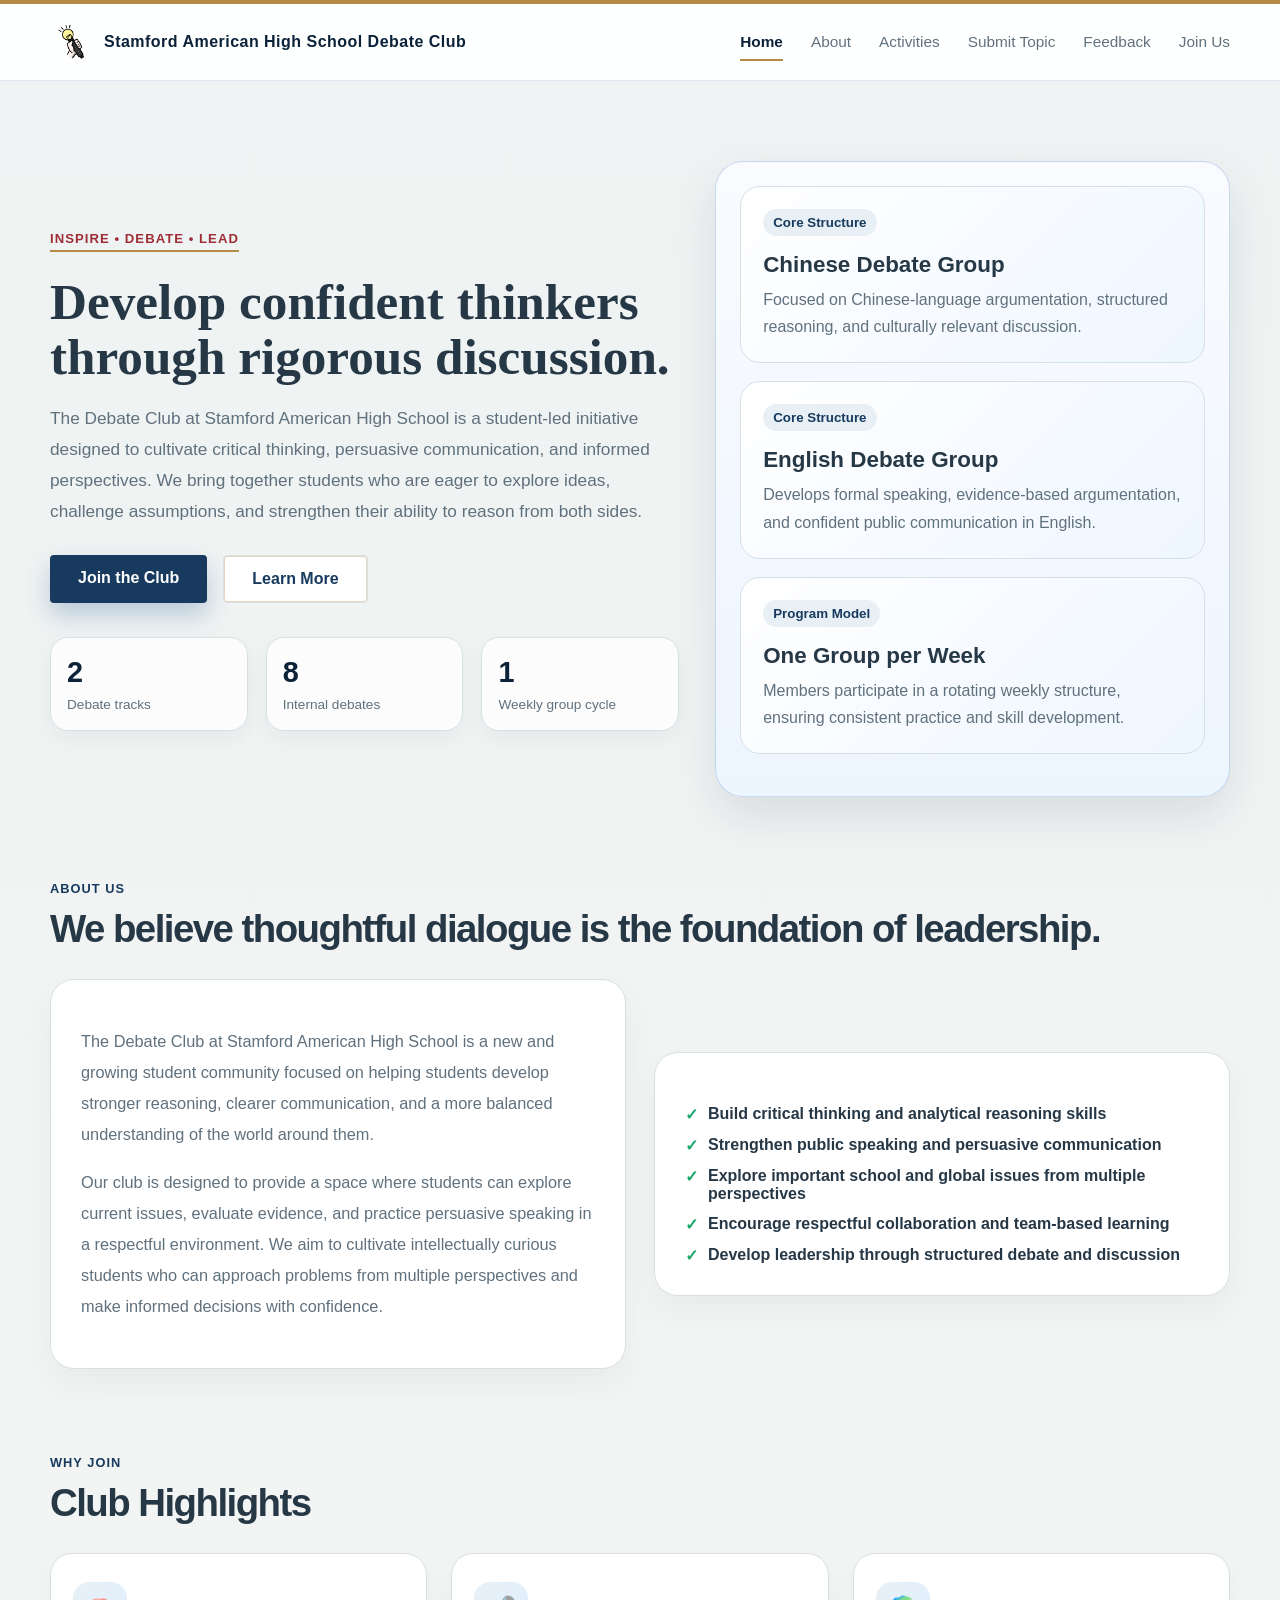
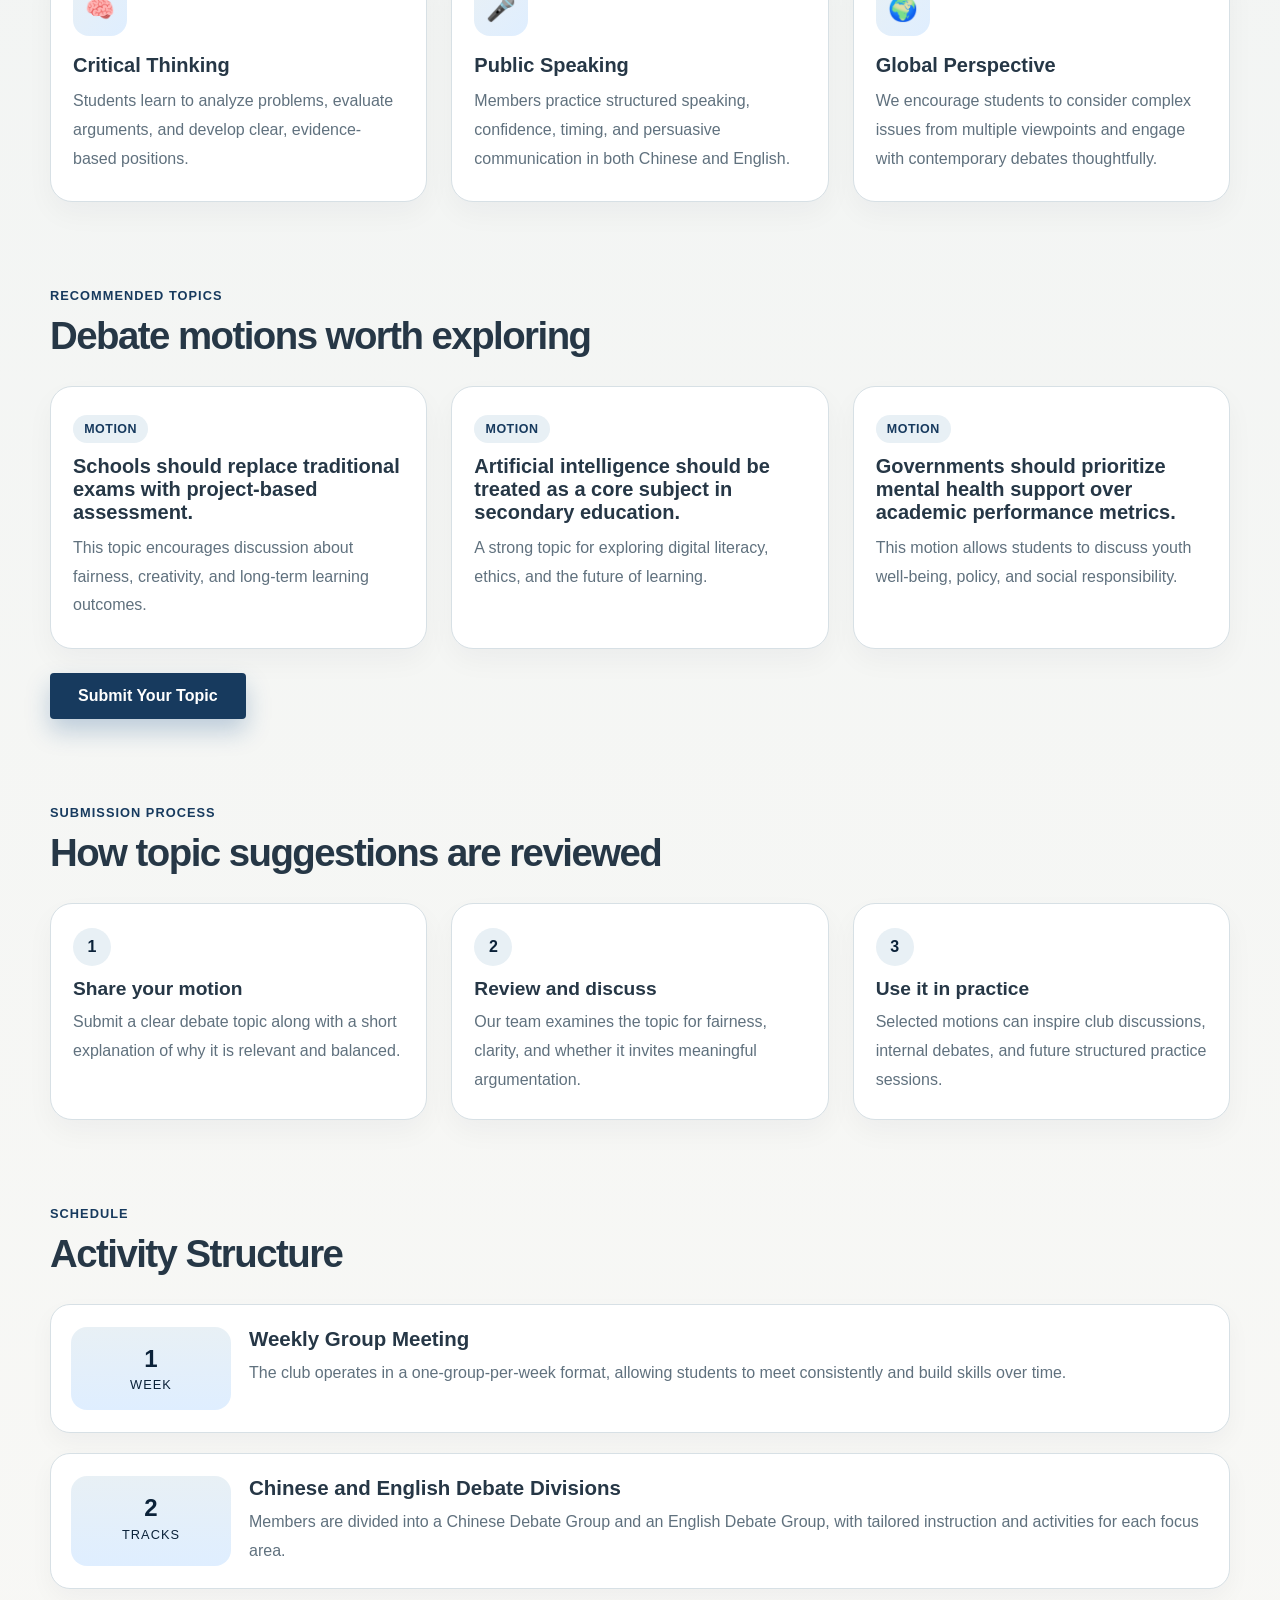
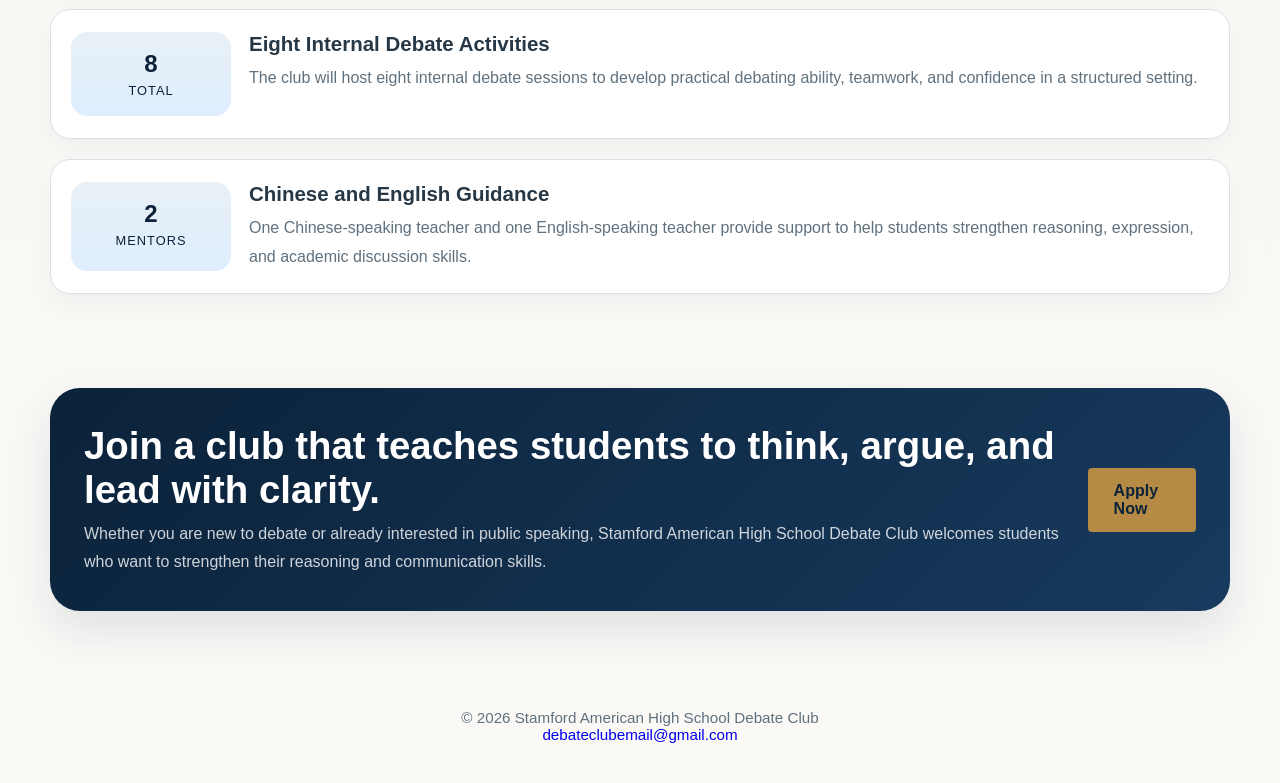
<file: index.html>
<!DOCTYPE html>
<html lang="zh-HK">
  <head>
    <meta charset="UTF-8" />
    <meta name="viewport" content="width=device-width, initial-scale=1.0" />
    <title>Stamford American High School Debate Club</title>
    <meta
      name="description"
      content="Stamford American High School Debate Club is a student-led debate community focused on critical thinking, persuasive communication, and respectful discussion."
    />
    <style>
      :root {
        --bg: #f4f1eb;
        --panel: #ffffff;
        --primary: #173a5e;
        --primary-dark: #0b2239;
        --secondary: #e8f0f5;
        --accent: #b58a45;
        --text: #263746;
        --muted: #60717e;
        --border: #d7e0e5;
        --shadow: 0 20px 45px rgba(11, 34, 57, 0.1);
      }

      * {
        box-sizing: border-box;
      }

      html {
        scroll-behavior: smooth;
      }

      body {
        margin: 0;
        font-family: "Avenir Next", "PingFang TC", "Microsoft JhengHei", sans-serif;
        background: linear-gradient(180deg, #eef2f2 0%, #faf9f6 100%);
        color: var(--text);
      }

      a {
        text-decoration: none;
      }

      img {
        max-width: 100%;
        display: block;
      }

      .container {
        width: min(1180px, calc(100% - 32px));
        margin: 0 auto;
      }

      header {
        position: sticky;
        top: 0;
        z-index: 20;
        background: rgba(255, 255, 255, 0.94);
        border-top: 4px solid var(--accent);
        backdrop-filter: blur(10px);
        border-bottom: 1px solid rgba(219, 228, 240, 0.9);
      }

      .nav {
        display: flex;
        align-items: center;
        justify-content: space-between;
        min-height: 76px;
      }

      .brand {
        display: flex;
        align-items: center;
        gap: 12px;
        font-weight: 700;
        color: var(--primary-dark);
        letter-spacing: 0.03em;
      }

      .logo {
        width: 42px;
        height: 42px;
        border-radius: 0;
        background: transparent;
        color: #fff;
        display: grid;
        place-items: center;
        font-size: 1.25rem;
        box-shadow: none;
      }

      .logo img {
        width: 42px;
        height: 42px;
        object-fit: contain;
      }

      .nav-links {
        display: flex;
        align-items: center;
        gap: 28px;
        font-size: 0.96rem;
        color: var(--muted);
      }

      .nav-links a {
        color: var(--muted);
        position: relative;
      }

      .nav-links a:hover {
        color: var(--primary-dark);
      }

      .nav-links a.active {
        color: var(--primary-dark);
        font-weight: 700;
      }

      .nav-links a.active::after {
        content: "";
        position: absolute;
        left: 0;
        right: 0;
        bottom: -10px;
        height: 2px;
        background: var(--accent);
      }

      .btn {
        display: inline-block;
        border: none;
        border-radius: 4px;
        padding: 14px 28px;
        font-weight: 700;
        cursor: pointer;
        transition: 0.2s ease;
      }

      .btn-primary {
        background: var(--primary);
        color: white;
        box-shadow: 0 12px 24px rgba(18, 78, 138, 0.25);
      }

      .btn-primary:hover {
        transform: translateY(-1px);
      }

      .hero {
        padding: 80px 0 40px;
      }

      .hero-grid {
        display: grid;
        grid-template-columns: 1.1fr 0.9fr;
        gap: 36px;
        align-items: center;
      }

      .eyebrow {
        display: inline-flex;
        align-items: center;
        gap: 8px;
        background: transparent;
        color: #9f2d35;
        border-bottom: 2px solid var(--accent);
        padding: 4px 0;
        font-size: 0.82rem;
        font-weight: 700;
        letter-spacing: 0.08em;
        text-transform: uppercase;
      }

      h1 {
        font-size: clamp(2.6rem, 4vw, 4.5rem);
        line-height: 1.08;
        margin: 22px 0 18px;
        letter-spacing: 0;
        font-family: Georgia, "Times New Roman", serif;
      }

      .hero-copy p {
        font-size: 1.08rem;
        color: var(--muted);
        line-height: 1.8;
        max-width: 600px;
      }

      .hero-actions {
        display: flex;
        gap: 16px;
        flex-wrap: wrap;
        margin-top: 28px;
      }

      .btn-secondary {
        background: var(--panel);
        border: 1px solid var(--border);
        color: var(--primary);
        box-shadow: inset 0 0 0 1px rgba(181, 138, 69, 0.35);
      }

      .stats {
        display: grid;
        grid-template-columns: repeat(3, minmax(120px, 1fr));
        gap: 18px;
        margin-top: 34px;
      }

      .stat {
        background: rgba(255, 255, 255, 0.8);
        border: 1px solid var(--border);
        border-radius: 18px;
        padding: 18px 16px;
        box-shadow: 0 8px 20px rgba(15, 31, 51, 0.05);
      }

      .stat strong {
        display: block;
        font-size: 1.8rem;
        color: var(--primary-dark);
      }

      .stat span {
        display: block;
        margin-top: 8px;
        font-size: 0.85rem;
        color: var(--muted);
      }

      .hero-card {
        background: linear-gradient(180deg, #f9fbff 0%, #edf5ff 100%);
        border: 1px solid rgba(143, 176, 221, 0.45);
        border-radius: 28px;
        box-shadow: var(--shadow);
        padding: 24px;
      }

      .event-box {
        background: linear-gradient(135deg, #ffffff, #eef6ff);
        border-radius: 20px;
        padding: 22px;
        border: 1px solid var(--border);
        margin-bottom: 18px;
      }

      .event-box small {
        display: inline-block;
        background: var(--secondary);
        color: var(--primary);
        padding: 6px 10px;
        border-radius: 999px;
        font-weight: 700;
      }

      .event-box h3 {
        margin: 16px 0 8px;
        font-size: 1.4rem;
      }

      .event-box p {
        margin: 0;
        color: var(--muted);
        line-height: 1.7;
      }

      .section {
        padding: 42px 0;
      }

      .section-heading {
        margin-bottom: 28px;
      }

      .section-heading span {
        color: var(--primary);
        font-weight: 700;
        letter-spacing: 0.08em;
        text-transform: uppercase;
        font-size: 0.8rem;
      }

      .section-heading h2 {
        margin: 10px 0 0;
        font-size: clamp(2rem, 3vw, 3rem);
        letter-spacing: -0.04em;
      }

      .grid-three {
        display: grid;
        grid-template-columns: repeat(3, minmax(0, 1fr));
        gap: 24px;
      }

      .card {
        background: var(--panel);
        border: 1px solid var(--border);
        border-radius: 22px;
        padding: 28px 22px;
        box-shadow: 0 12px 28px rgba(15, 31, 51, 0.04);
      }

      .icon {
        width: 54px;
        height: 54px;
        border-radius: 16px;
        display: grid;
        place-items: center;
        background: linear-gradient(135deg, var(--secondary), #dfeeff);
        color: var(--primary);
        font-size: 1.5rem;
        margin-bottom: 18px;
      }

      .card h3 {
        margin: 0 0 10px;
        font-size: 1.25rem;
      }

      .card p {
        margin: 0;
        line-height: 1.8;
        color: var(--muted);
      }

      .about-grid {
        display: grid;
        grid-template-columns: 1fr 1fr;
        gap: 28px;
        align-items: center;
      }

      .about-panel {
        background: var(--panel);
        border: 1px solid var(--border);
        border-radius: 24px;
        padding: 30px;
        box-shadow: 0 16px 32px rgba(15, 31, 51, 0.04);
      }

      .about-panel p {
        color: var(--muted);
        line-height: 1.9;
        font-size: 1.02rem;
      }

      .check-list {
        list-style: none;
        padding: 0;
        margin: 22px 0 0;
        display: grid;
        gap: 12px;
      }

      .check-list li {
        display: flex;
        gap: 10px;
        color: var(--text);
        font-weight: 600;
      }

      .check-list li::before {
        content: "✓";
        color: #1ca76c;
        font-weight: 900;
      }

      .schedule {
        display: grid;
        gap: 20px;
      }

      .schedule-item {
        display: grid;
        grid-template-columns: 160px 1fr;
        gap: 18px;
        background: var(--panel);
        border: 1px solid var(--border);
        border-radius: 20px;
        padding: 22px 20px;
        box-shadow: 0 10px 24px rgba(15, 31, 51, 0.04);
      }

      .date {
        background: linear-gradient(180deg, var(--secondary), #dfeeff);
        border-radius: 16px;
        padding: 18px 14px;
        text-align: center;
        color: var(--primary-dark);
      }

      .date strong {
        display: block;
        font-size: 1.5rem;
        line-height: 1.2;
      }

      .date span {
        display: block;
        font-size: 0.8rem;
        letter-spacing: 0.08em;
        text-transform: uppercase;
        margin-top: 4px;
      }

      .schedule-content h3 {
        margin: 0 0 8px;
        font-size: 1.28rem;
      }

      .schedule-content p {
        margin: 0;
        line-height: 1.8;
        color: var(--muted);
      }

      .cta {
        padding: 52px 0 72px;
      }

      .cta-box {
        background: linear-gradient(135deg, var(--primary-dark), var(--primary));
        color: white;
        border-radius: 30px;
        padding: 36px 34px;
        display: flex;
        align-items: center;
        justify-content: space-between;
        gap: 20px;
        box-shadow: var(--shadow);
      }

      .cta-box h2 {
        margin: 0 0 8px;
        font-size: clamp(1.8rem, 3vw, 2.6rem);
      }

      .cta-box p {
        margin: 0;
        color: rgba(255, 255, 255, 0.8);
        line-height: 1.7;
      }

      .cta-box .btn {
        background: var(--accent);
        color: var(--primary-dark);
        padding-inline: 26px;
      }

      .recommend-actions {
        margin-top: 24px;
        display: flex;
        justify-content: flex-start;
      }

      .topic-tag {
        display: inline-block;
        margin-bottom: 12px;
        padding: 0.42rem 0.7rem;
        border-radius: 999px;
        background: var(--secondary);
        color: var(--primary);
        font-size: 0.78rem;
        font-weight: 700;
        letter-spacing: 0.04em;
        text-transform: uppercase;
      }

      .process-grid {
        display: grid;
        grid-template-columns: repeat(3, minmax(0, 1fr));
        gap: 24px;
        margin-top: 24px;
      }

      .process-step {
        background: var(--panel);
        border: 1px solid var(--border);
        border-radius: 22px;
        padding: 24px 22px;
        box-shadow: 0 12px 28px rgba(15, 31, 51, 0.04);
      }

      .process-step .step-number {
        display: inline-flex;
        align-items: center;
        justify-content: center;
        width: 38px;
        height: 38px;
        border-radius: 50%;
        background: var(--secondary);
        color: var(--primary-dark);
        font-weight: 800;
        margin-bottom: 12px;
      }

      .process-step h3 {
        margin: 0 0 8px;
        font-size: 1.2rem;
      }

      .process-step p {
        margin: 0;
        color: var(--muted);
        line-height: 1.8;
      }

      footer {
        padding: 26px 0 40px;
        text-align: center;
        color: var(--muted);
        font-size: 0.95rem;
      }

      @media (max-width: 900px) {
        .hero-grid,
        .about-grid,
        .grid-three {
          grid-template-columns: 1fr;
        }

        .nav {
          flex-wrap: wrap;
          gap: 12px;
          padding: 12px 0;
        }

        .nav-links {
          width: 100%;
          justify-content: space-between;
          gap: 12px;
          flex-wrap: wrap;
        }
      }

      @media (max-width: 620px) {
        .nav {
          gap: 10px;
        }

        .brand {
          width: 100%;
        }

        .brand span {
          font-size: 0.9rem;
          line-height: 1.25;
        }

        .nav-links {
          width: 100%;
          justify-content: flex-start;
          overflow-x: auto;
          flex-wrap: nowrap;
          padding-bottom: 4px;
          white-space: nowrap;
        }

        .schedule-item {
          grid-template-columns: 1fr;
        }

        .cta-box {
          flex-direction: column;
          align-items: flex-start;
        }

        .stats {
          grid-template-columns: 1fr;
        }
      }
    </style>
  </head>
  <body>
    <header>
      <div class="container nav">
        <div class="brand">
          <div class="logo">
            <img src="debate-club-logo.png" alt="Stamford American High School Debate Club logo" onerror="this.style.display='none'; this.parentElement.textContent='D';" />
          </div>
          <span>Stamford American High School Debate Club</span>
        </div>

        <nav class="nav-links" aria-label="Main navigation">
          <a href="index.html" class="active">Home</a>
          <a href="about.html">About</a>
          <a href="activities.html">Activities</a>
          <a href="topics.html">Submit Topic</a>
          <a href="contact.html">Feedback</a>
          <a href="join.html">Join Us</a>
        </nav>
      </div>
    </header>

    <main>
      <section class="hero">
        <div class="container hero-grid">
          <div class="hero-copy">
            <div class="eyebrow">Inspire • Debate • Lead</div>
            <h1>Develop confident thinkers through rigorous discussion.</h1>
            <p>
              The Debate Club at Stamford American High School is a student-led initiative designed to cultivate critical thinking,
              persuasive communication, and informed perspectives. We bring together students who are eager to explore ideas,
              challenge assumptions, and strengthen their ability to reason from both sides.
            </p>

            <div class="hero-actions">
              <a class="btn btn-primary" href="join.html">Join the Club</a>
              <a class="btn btn-secondary" href="about.html">Learn More</a>
            </div>

            <div class="stats">
              <div class="stat">
                <strong>2</strong>
                <span>Debate tracks</span>
              </div>
              <div class="stat">
                <strong>8</strong>
                <span>Internal debates</span>
              </div>
              <div class="stat">
                <strong>1</strong>
                <span>Weekly group cycle</span>
              </div>
            </div>
          </div>

          <div class="hero-card" aria-label="Club activity preview">
            <div class="event-box">
              <small>Core Structure</small>
              <h3>Chinese Debate Group</h3>
              <p>Focused on Chinese-language argumentation, structured reasoning, and culturally relevant discussion.</p>
            </div>
            <div class="event-box">
              <small>Core Structure</small>
              <h3>English Debate Group</h3>
              <p>Develops formal speaking, evidence-based argumentation, and confident public communication in English.</p>
            </div>
            <div class="event-box">
              <small>Program Model</small>
              <h3>One Group per Week</h3>
              <p>Members participate in a rotating weekly structure, ensuring consistent practice and skill development.</p>
            </div>
          </div>
        </div>
      </section>

      <section class="section" id="about">
        <div class="container">
          <div class="section-heading">
            <span>About Us</span>
            <h2>We believe thoughtful dialogue is the foundation of leadership.</h2>
          </div>

          <div class="about-grid">
            <div class="about-panel">
              <p>
                The Debate Club at Stamford American High School is a new and growing student community focused on helping students
                develop stronger reasoning, clearer communication, and a more balanced understanding of the world around them.
              </p>
              <p>
                Our club is designed to provide a space where students can explore current issues, evaluate evidence, and practice
                persuasive speaking in a respectful environment. We aim to cultivate intellectually curious students who can approach
                problems from multiple perspectives and make informed decisions with confidence.
              </p>
            </div>

            <div class="about-panel">
              <ul class="check-list">
                <li>Build critical thinking and analytical reasoning skills</li>
                <li>Strengthen public speaking and persuasive communication</li>
                <li>Explore important school and global issues from multiple perspectives</li>
                <li>Encourage respectful collaboration and team-based learning</li>
                <li>Develop leadership through structured debate and discussion</li>
              </ul>
            </div>
          </div>
        </div>
      </section>

      <section class="section" id="features">
        <div class="container">
          <div class="section-heading">
            <span>Why Join</span>
            <h2>Club Highlights</h2>
          </div>

          <div class="grid-three">
            <article class="card">
              <div class="icon">🧠</div>
              <h3>Critical Thinking</h3>
              <p>Students learn to analyze problems, evaluate arguments, and develop clear, evidence-based positions.</p>
            </article>

            <article class="card">
              <div class="icon">🎤</div>
              <h3>Public Speaking</h3>
              <p>Members practice structured speaking, confidence, timing, and persuasive communication in both Chinese and English.</p>
            </article>

            <article class="card">
              <div class="icon">🌍</div>
              <h3>Global Perspective</h3>
              <p>We encourage students to consider complex issues from multiple viewpoints and engage with contemporary debates thoughtfully.</p>
            </article>
          </div>
        </div>
      </section>

      <section class="section" id="recommended-topics">
        <div class="container">
          <div class="section-heading">
            <span>Recommended Topics</span>
            <h2>Debate motions worth exploring</h2>
          </div>

          <div class="grid-three">
            <article class="card">
              <span class="topic-tag">Motion</span>
              <h3>Schools should replace traditional exams with project-based assessment.</h3>
              <p>This topic encourages discussion about fairness, creativity, and long-term learning outcomes.</p>
            </article>

            <article class="card">
              <span class="topic-tag">Motion</span>
              <h3>Artificial intelligence should be treated as a core subject in secondary education.</h3>
              <p>A strong topic for exploring digital literacy, ethics, and the future of learning.</p>
            </article>

            <article class="card">
              <span class="topic-tag">Motion</span>
              <h3>Governments should prioritize mental health support over academic performance metrics.</h3>
              <p>This motion allows students to discuss youth well-being, policy, and social responsibility.</p>
            </article>
          </div>

          <div class="recommend-actions">
            <a class="btn btn-primary" href="topics.html">Submit Your Topic</a>
          </div>
        </div>
      </section>

      <section class="section" id="submission-process">
        <div class="container">
          <div class="section-heading">
            <span>Submission Process</span>
            <h2>How topic suggestions are reviewed</h2>
          </div>

          <div class="process-grid">
            <article class="process-step">
              <div class="step-number">1</div>
              <h3>Share your motion</h3>
              <p>Submit a clear debate topic along with a short explanation of why it is relevant and balanced.</p>
            </article>

            <article class="process-step">
              <div class="step-number">2</div>
              <h3>Review and discuss</h3>
              <p>Our team examines the topic for fairness, clarity, and whether it invites meaningful argumentation.</p>
            </article>

            <article class="process-step">
              <div class="step-number">3</div>
              <h3>Use it in practice</h3>
              <p>Selected motions can inspire club discussions, internal debates, and future structured practice sessions.</p>
            </article>
          </div>
        </div>
      </section>

      <section class="section" id="schedule">
        <div class="container">
          <div class="section-heading">
            <span>Schedule</span>
            <h2>Activity Structure</h2>
          </div>

          <div class="schedule">
            <article class="schedule-item">
              <div class="date">
                <strong>1</strong>
                <span>Week</span>
              </div>
              <div class="schedule-content">
                <h3>Weekly Group Meeting</h3>
                <p>
                  The club operates in a one-group-per-week format, allowing students to meet consistently and build skills over time.
                </p>
              </div>
            </article>

            <article class="schedule-item">
              <div class="date">
                <strong>2</strong>
                <span>Tracks</span>
              </div>
              <div class="schedule-content">
                <h3>Chinese and English Debate Divisions</h3>
                <p>
                  Members are divided into a Chinese Debate Group and an English Debate Group, with tailored instruction and activities for each focus area.
                </p>
              </div>
            </article>

            <article class="schedule-item">
              <div class="date">
                <strong>8</strong>
                <span>Total</span>
              </div>
              <div class="schedule-content">
                <h3>Eight Internal Debate Activities</h3>
                <p>
                  The club will host eight internal debate sessions to develop practical debating ability, teamwork, and confidence in a structured setting.
                </p>
              </div>
            </article>

            <article class="schedule-item">
              <div class="date">
                <strong>2</strong>
                <span>Mentors</span>
              </div>
              <div class="schedule-content">
                <h3>Chinese and English Guidance</h3>
                <p>
                  One Chinese-speaking teacher and one English-speaking teacher provide support to help students strengthen reasoning, expression, and academic discussion skills.
                </p>
              </div>
            </article>
          </div>
        </div>
      </section>

      <section class="cta" id="join">
        <div class="container">
          <div class="cta-box">
            <div>
              <h2>Join a club that teaches students to think, argue, and lead with clarity.</h2>
              <p>
                Whether you are new to debate or already interested in public speaking, Stamford American High School Debate Club welcomes students who want to strengthen their reasoning and communication skills.
              </p>
            </div>
            <a class="btn" href="join.html">Apply Now</a>
          </div>
        </div>
      </section>
    </main>

    <footer>
      <div>© 2026 Stamford American High School Debate Club</div>
      <a href="mailto:debateclubemail@gmail.com">debateclubemail@gmail.com</a>
    </footer>
  </body>
</html>
</file>
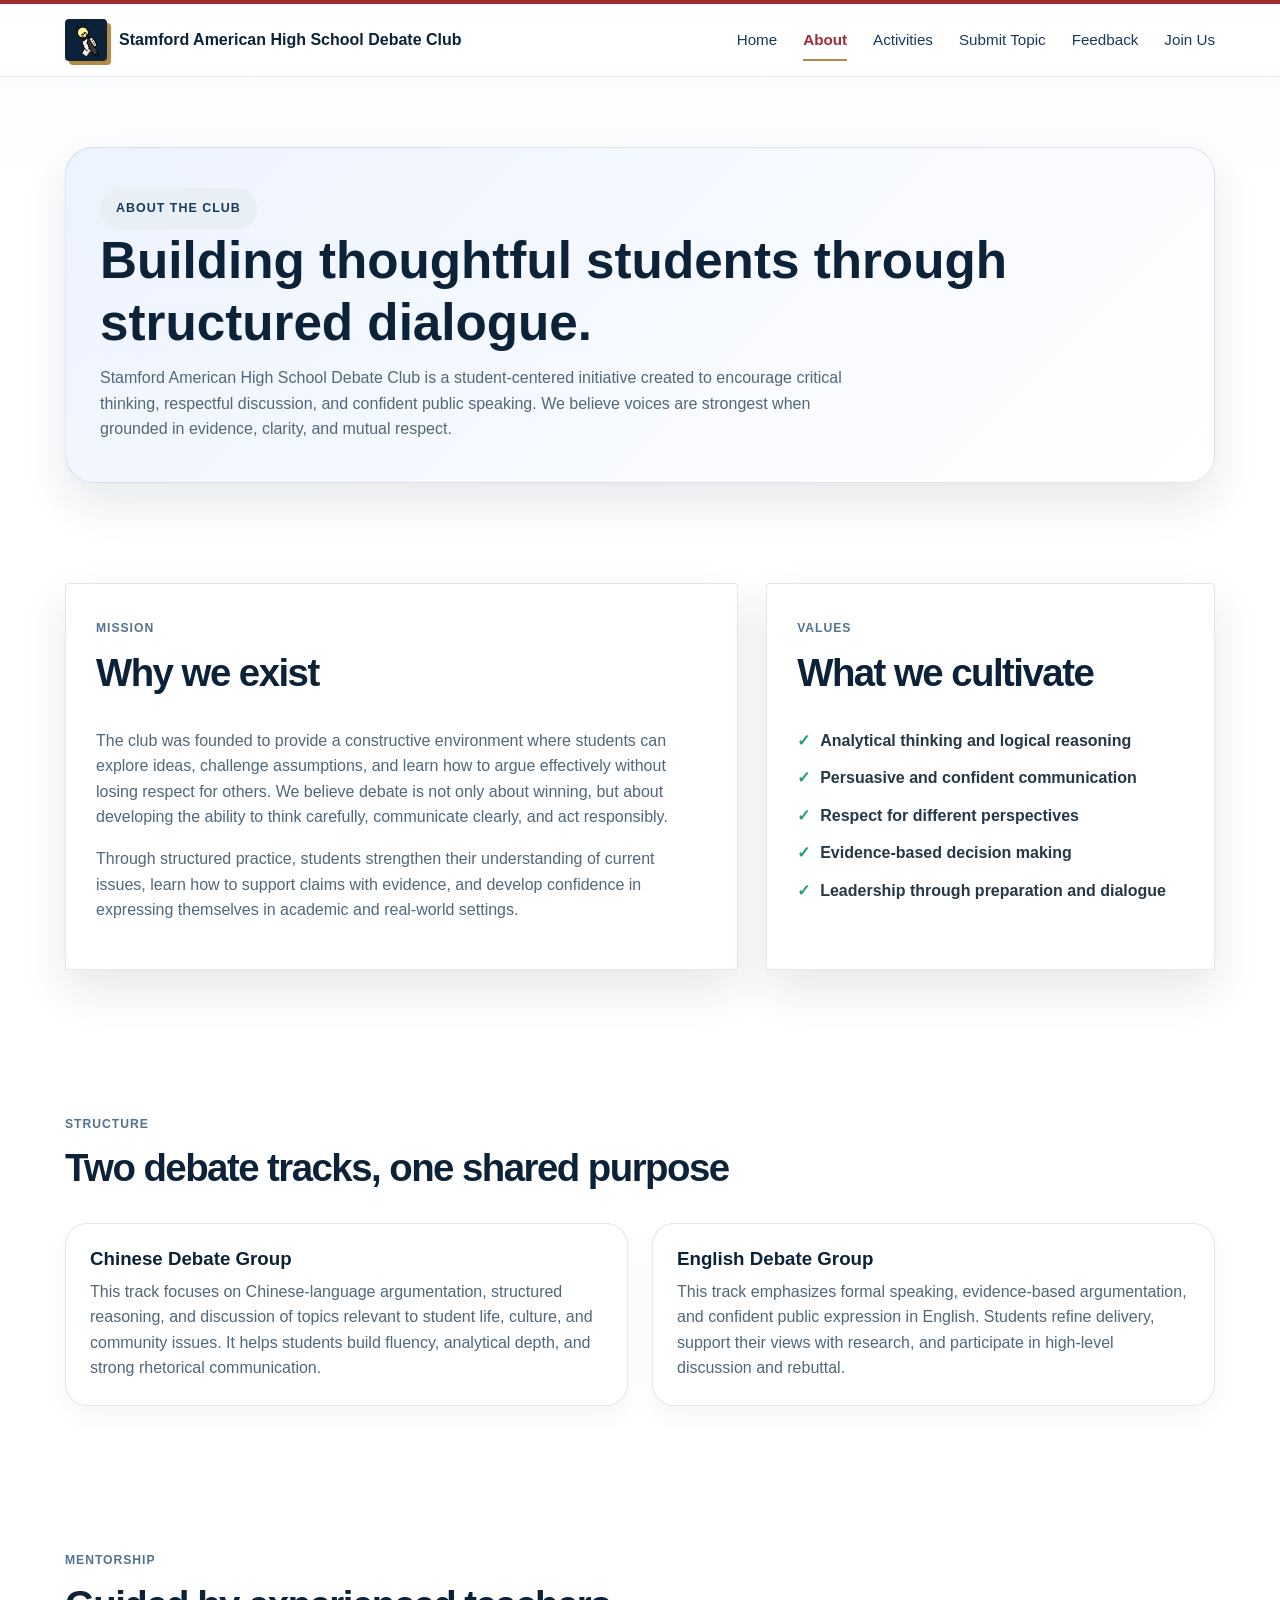
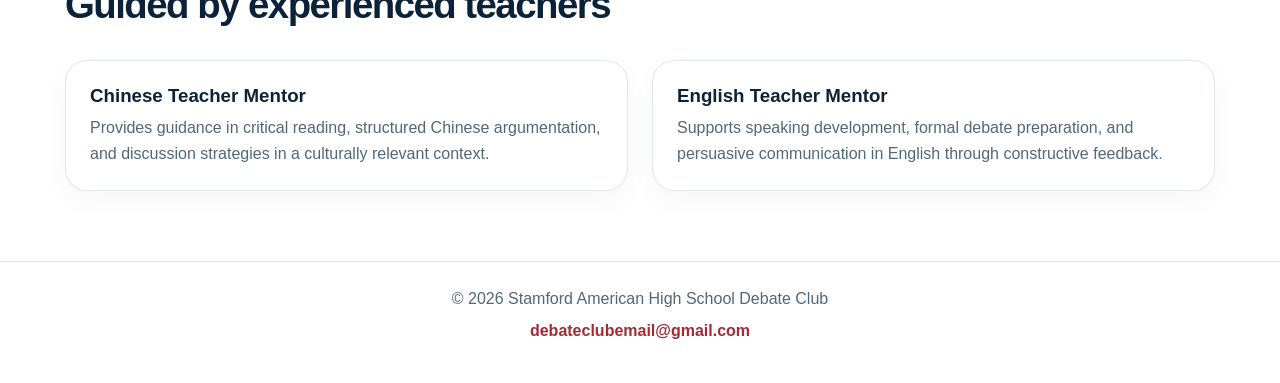
<file: about.html>
<!DOCTYPE html>
<html lang="en">
  <head>
    <meta charset="UTF-8" />
    <meta name="viewport" content="width=device-width, initial-scale=1.0" />
    <title>About | Stamford American High School Debate Club</title>
    <meta name="description" content="Learn about the mission, leadership, and values of Stamford American High School Debate Club." />
    <link rel="stylesheet" href="style.css" />
  </head>
  <body>
    <header class="site-header">
      <div class="container navbar">
        <div class="brand">
          <div class="brand-mark">
            <img src="debate-club-logo.png" alt="Stamford American High School Debate Club logo" onerror="this.style.display='none'; this.parentElement.textContent='D';" />
          </div>
          <span>Stamford American High School Debate Club</span>
        </div>

        <nav class="nav-links" aria-label="Main navigation">
          <a href="index.html">Home</a>
          <a href="about.html" class="active">About</a>
          <a href="activities.html">Activities</a>
          <a href="topics.html">Submit Topic</a>
          <a href="contact.html">Feedback</a>
          <a href="join.html">Join Us</a>
        </nav>
      </div>
    </header>

    <main>
      <section class="page-hero">
        <div class="container">
          <div class="hero-inner">
            <span class="eyebrow">About the Club</span>
            <h1>Building thoughtful students through structured dialogue.</h1>
            <p>
              Stamford American High School Debate Club is a student-centered initiative created to encourage critical thinking,
              respectful discussion, and confident public speaking. We believe voices are strongest when grounded in evidence,
              clarity, and mutual respect.
            </p>
          </div>
        </div>
      </section>

      <section class="section">
        <div class="container about-grid">
          <div class="panel">
            <div class="section-header">
              <span>Mission</span>
              <h2>Why we exist</h2>
            </div>
            <p>
              The club was founded to provide a constructive environment where students can explore ideas, challenge assumptions,
              and learn how to argue effectively without losing respect for others. We believe debate is not only about winning,
              but about developing the ability to think carefully, communicate clearly, and act responsibly.
            </p>
            <p>
              Through structured practice, students strengthen their understanding of current issues, learn how to support claims with
              evidence, and develop confidence in expressing themselves in academic and real-world settings.
            </p>
          </div>

          <div class="panel">
            <div class="section-header">
              <span>Values</span>
              <h2>What we cultivate</h2>
            </div>
            <ul class="check-list">
              <li>Analytical thinking and logical reasoning</li>
              <li>Persuasive and confident communication</li>
              <li>Respect for different perspectives</li>
              <li>Evidence-based decision making</li>
              <li>Leadership through preparation and dialogue</li>
            </ul>
          </div>
        </div>
      </section>

      <section class="section">
        <div class="container">
          <div class="section-header">
            <span>Structure</span>
            <h2>Two debate tracks, one shared purpose</h2>
          </div>

          <div class="team-grid">
            <article class="member-card">
              <h3>Chinese Debate Group</h3>
              <p>
                This track focuses on Chinese-language argumentation, structured reasoning, and discussion of topics relevant to student life,
                culture, and community issues. It helps students build fluency, analytical depth, and strong rhetorical communication.
              </p>
            </article>

            <article class="member-card">
              <h3>English Debate Group</h3>
              <p>
                This track emphasizes formal speaking, evidence-based argumentation, and confident public expression in English. Students refine
                delivery, support their views with research, and participate in high-level discussion and rebuttal.
              </p>
            </article>
          </div>
        </div>
      </section>

      <section class="section">
        <div class="container">
          <div class="section-header">
            <span>Mentorship</span>
            <h2>Guided by experienced teachers</h2>
          </div>

          <div class="team-grid">
            <article class="member-card">
              <h3>Chinese Teacher Mentor</h3>
              <p>
                Provides guidance in critical reading, structured Chinese argumentation, and discussion strategies in a culturally relevant context.
              </p>
            </article>

            <article class="member-card">
              <h3>English Teacher Mentor</h3>
              <p>
                Supports speaking development, formal debate preparation, and persuasive communication in English through constructive feedback.
              </p>
            </article>
          </div>
        </div>
      </section>
    </main>

    <footer class="footer">
      <div>© 2026 Stamford American High School Debate Club</div>
      <a href="mailto:debateclubemail@gmail.com">debateclubemail@gmail.com</a>
    </footer>

    <script src="script.js"></script>
  </body>
</html>
</file>
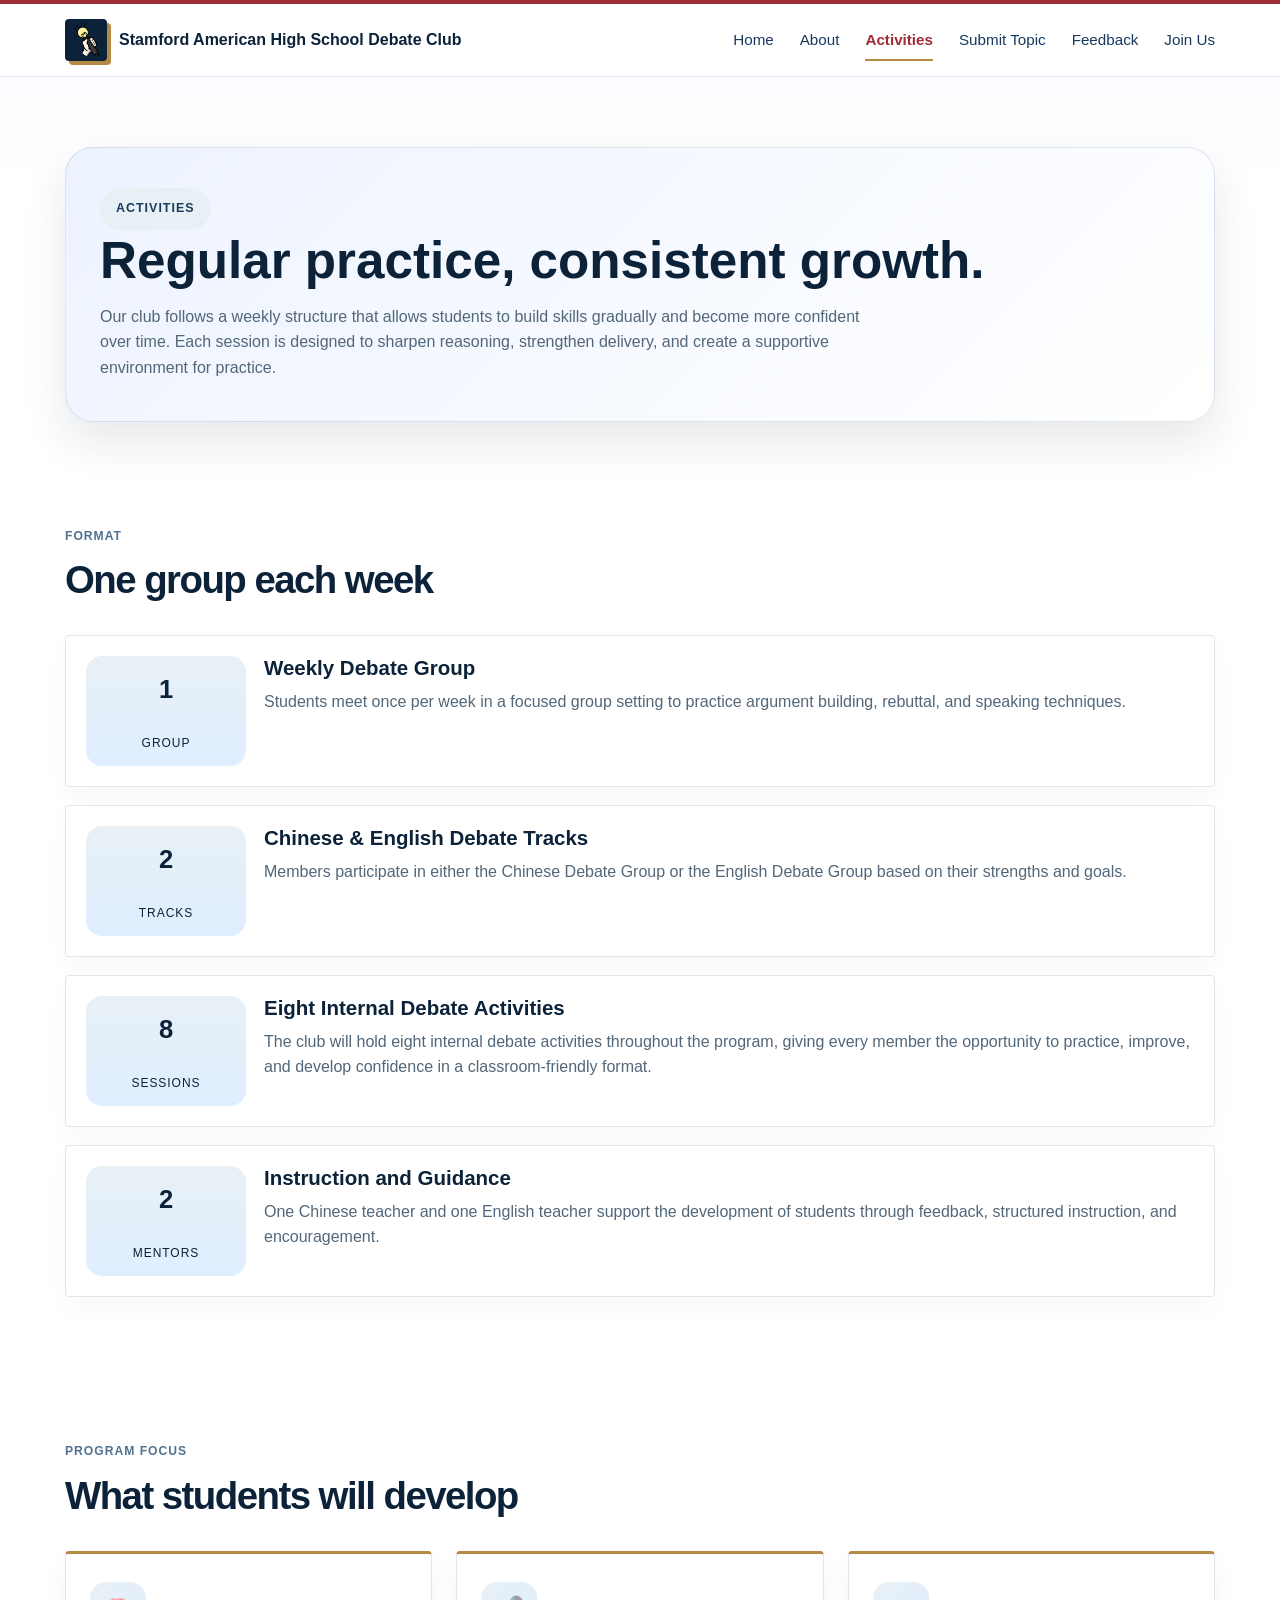
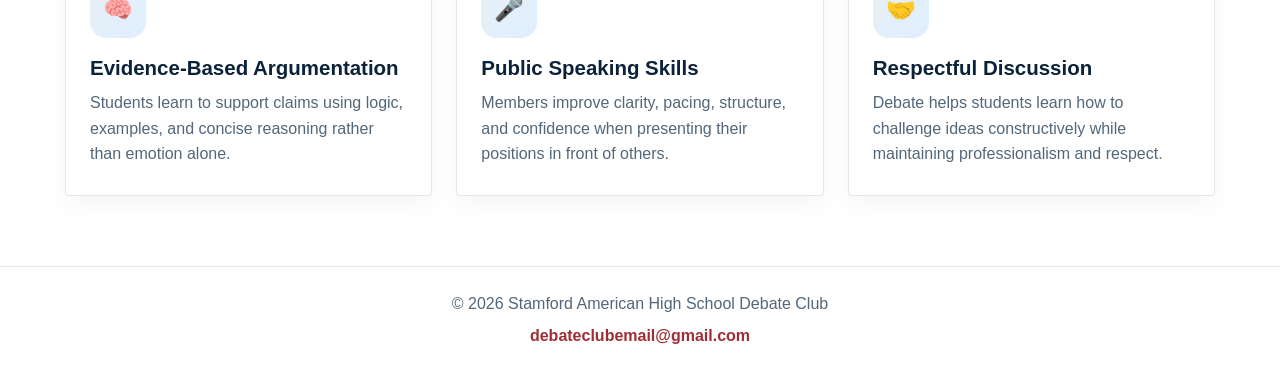
<file: activities.html>
<!DOCTYPE html>
<html lang="en">
  <head>
    <meta charset="UTF-8" />
    <meta name="viewport" content="width=device-width, initial-scale=1.0" />
    <title>Activities | Stamford American High School Debate Club</title>
    <meta name="description" content="Explore the weekly group structure and eight internal activities of the Stamford American High School Debate Club." />
    <link rel="stylesheet" href="style.css" />
  </head>
  <body>
    <header class="site-header">
      <div class="container navbar">
        <div class="brand">
          <div class="brand-mark">
            <img src="debate-club-logo.png" alt="Stamford American High School Debate Club logo" onerror="this.style.display='none'; this.parentElement.textContent='D';" />
          </div>
          <span>Stamford American High School Debate Club</span>
        </div>

        <nav class="nav-links" aria-label="Main navigation">
          <a href="index.html">Home</a>
          <a href="about.html">About</a>
          <a href="activities.html" class="active">Activities</a>
          <a href="topics.html">Submit Topic</a>
          <a href="contact.html">Feedback</a>
          <a href="join.html">Join Us</a>
        </nav>
      </div>
    </header>

    <main>
      <section class="page-hero">
        <div class="container">
          <div class="hero-inner">
            <span class="eyebrow">Activities</span>
            <h1>Regular practice, consistent growth.</h1>
            <p>
              Our club follows a weekly structure that allows students to build skills gradually and become more confident over time.
              Each session is designed to sharpen reasoning, strengthen delivery, and create a supportive environment for practice.
            </p>
          </div>
        </div>
      </section>

      <section class="section">
        <div class="container">
          <div class="section-header">
            <span>Format</span>
            <h2>One group each week</h2>
          </div>

          <div class="timeline">
            <article class="timeline-item">
              <div class="date-box">
                <strong>1</strong>
                <span>Group</span>
              </div>
              <div>
                <h3>Weekly Debate Group</h3>
                <p>
                  Students meet once per week in a focused group setting to practice argument building, rebuttal, and speaking techniques.
                </p>
              </div>
            </article>

            <article class="timeline-item">
              <div class="date-box">
                <strong>2</strong>
                <span>Tracks</span>
              </div>
              <div>
                <h3>Chinese &amp; English Debate Tracks</h3>
                <p>
                  Members participate in either the Chinese Debate Group or the English Debate Group based on their strengths and goals.
                </p>
              </div>
            </article>

            <article class="timeline-item">
              <div class="date-box">
                <strong>8</strong>
                <span>Sessions</span>
              </div>
              <div>
                <h3>Eight Internal Debate Activities</h3>
                <p>
                  The club will hold eight internal debate activities throughout the program, giving every member the opportunity to practice,
                  improve, and develop confidence in a classroom-friendly format.
                </p>
              </div>
            </article>

            <article class="timeline-item">
              <div class="date-box">
                <strong>2</strong>
                <span>Mentors</span>
              </div>
              <div>
                <h3>Instruction and Guidance</h3>
                <p>
                  One Chinese teacher and one English teacher support the development of students through feedback, structured instruction, and encouragement.
                </p>
              </div>
            </article>
          </div>
        </div>
      </section>

      <section class="section">
        <div class="container">
          <div class="section-header">
            <span>Program Focus</span>
            <h2>What students will develop</h2>
          </div>

          <div class="grid-3">
            <article class="card">
              <div class="icon-box">🧠</div>
              <h3>Evidence-Based Argumentation</h3>
              <p>Students learn to support claims using logic, examples, and concise reasoning rather than emotion alone.</p>
            </article>

            <article class="card">
              <div class="icon-box">🎤</div>
              <h3>Public Speaking Skills</h3>
              <p>Members improve clarity, pacing, structure, and confidence when presenting their positions in front of others.</p>
            </article>

            <article class="card">
              <div class="icon-box">🤝</div>
              <h3>Respectful Discussion</h3>
              <p>Debate helps students learn how to challenge ideas constructively while maintaining professionalism and respect.</p>
            </article>
          </div>
        </div>
      </section>
    </main>

    <footer class="footer">
      <div>© 2026 Stamford American High School Debate Club</div>
      <a href="mailto:debateclubemail@gmail.com">debateclubemail@gmail.com</a>
    </footer>

    <script src="script.js"></script>
  </body>
</html>
</file>
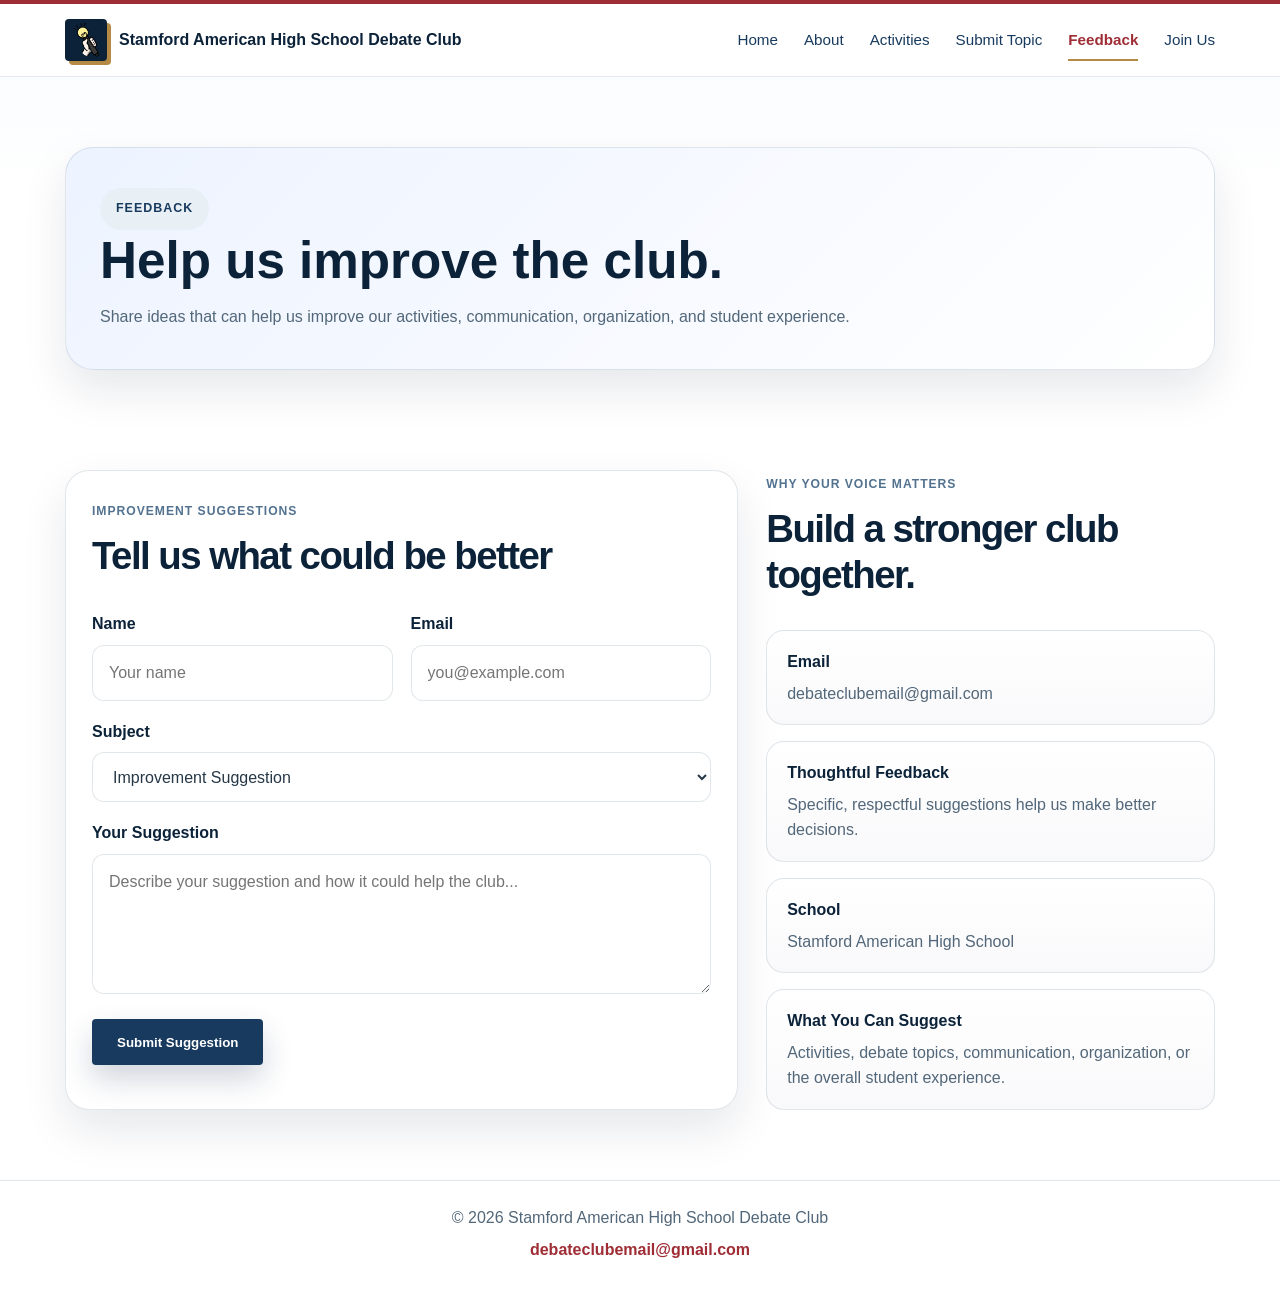
<file: contact.html>
<!DOCTYPE html>
<html lang="en">
  <head>
    <meta charset="UTF-8" />
    <meta name="viewport" content="width=device-width, initial-scale=1.0" />
    <title>Submit Feedback | Stamford American High School Debate Club</title>
    <meta name="description" content="Submit an improvement suggestion to the Stamford American High School Debate Club." />
    <link rel="stylesheet" href="style.css" />
  </head>
  <body>
    <header class="site-header">
      <div class="container navbar">
        <div class="brand">
          <div class="brand-mark">
            <img src="debate-club-logo.png" alt="Stamford American High School Debate Club logo" onerror="this.style.display='none'; this.parentElement.textContent='D';" />
          </div>
          <span>Stamford American High School Debate Club</span>
        </div>

        <nav class="nav-links" aria-label="Main navigation">
          <a href="index.html">Home</a>
          <a href="about.html">About</a>
          <a href="activities.html">Activities</a>
          <a href="topics.html">Submit Topic</a>
          <a href="contact.html" class="active">Feedback</a>
          <a href="join.html">Join Us</a>
        </nav>
      </div>
    </header>

    <main>
      <section class="page-hero">
        <div class="container">
          <div class="hero-inner">
            <span class="eyebrow">Feedback</span>
            <h1>Help us improve the club.</h1>
            <p>
              Share ideas that can help us improve our activities, communication, organization, and student experience.
            </p>
          </div>
        </div>
      </section>

      <section class="section">
        <div class="container contact-grid">
          <div class="contact-form">
            <div class="section-header">
              <span>Improvement Suggestions</span>
              <h2>Tell us what could be better</h2>
            </div>

            <form id="contactForm" action="https://formsubmit.co/debateclubemail@gmail.com" method="POST">
              <input type="hidden" name="_subject" value="Improvement Suggestion | Stamford American High School Debate Club" />
              <input type="hidden" name="_template" value="table" />
              <div class="form-grid">
                <div>
                  <label for="contactName">Name</label>
                  <input id="contactName" name="name" type="text" placeholder="Your name" required />
                </div>

                <div>
                  <label for="contactEmail">Email</label>
                  <input id="contactEmail" name="email" type="email" placeholder="you@example.com" required />
                </div>

                <div style="grid-column: 1 / -1;">
                  <label for="suggestionType">Subject</label>
                  <select id="suggestionType" name="subject" required>
                    <option value="Improvement Suggestion">Improvement Suggestion</option>
                  </select>
                </div>

                <div style="grid-column: 1 / -1;">
                  <label for="contactMessage">Your Suggestion</label>
                  <textarea id="contactMessage" name="suggestion" placeholder="Describe your suggestion and how it could help the club..." required></textarea>
                </div>
              </div>

              <div class="submit-row">
                <button type="submit" class="btn btn-primary">Submit Suggestion</button>
              </div>

              <div id="successMessage" class="success-message">Thank you. Your suggestion has been submitted successfully.</div>
            </form>

          </div>

          <aside>
            <div class="section-header">
              <span>Why Your Voice Matters</span>
              <h2>Build a stronger club together.</h2>
            </div>

            <div class="info-list">
              <div class="info-item">
                <strong>Email</strong>
                <a href="mailto:debateclubemail@gmail.com">debateclubemail@gmail.com</a>
              </div>

              <div class="info-item">
                <strong>Thoughtful Feedback</strong>
                <span>Specific, respectful suggestions help us make better decisions.</span>
              </div>

              <div class="info-item">
                <strong>School</strong>
                <span>Stamford American High School</span>
              </div>

              <div class="info-item">
                <strong>What You Can Suggest</strong>
                <span>Activities, debate topics, communication, organization, or the overall student experience.</span>
              </div>
            </div>
          </aside>
        </div>
      </section>
    </main>

    <footer class="footer">
      <div>© 2026 Stamford American High School Debate Club</div>
      <a href="mailto:debateclubemail@gmail.com">debateclubemail@gmail.com</a>
    </footer>

    <script src="script.js"></script>
  </body>
</html>
</file>
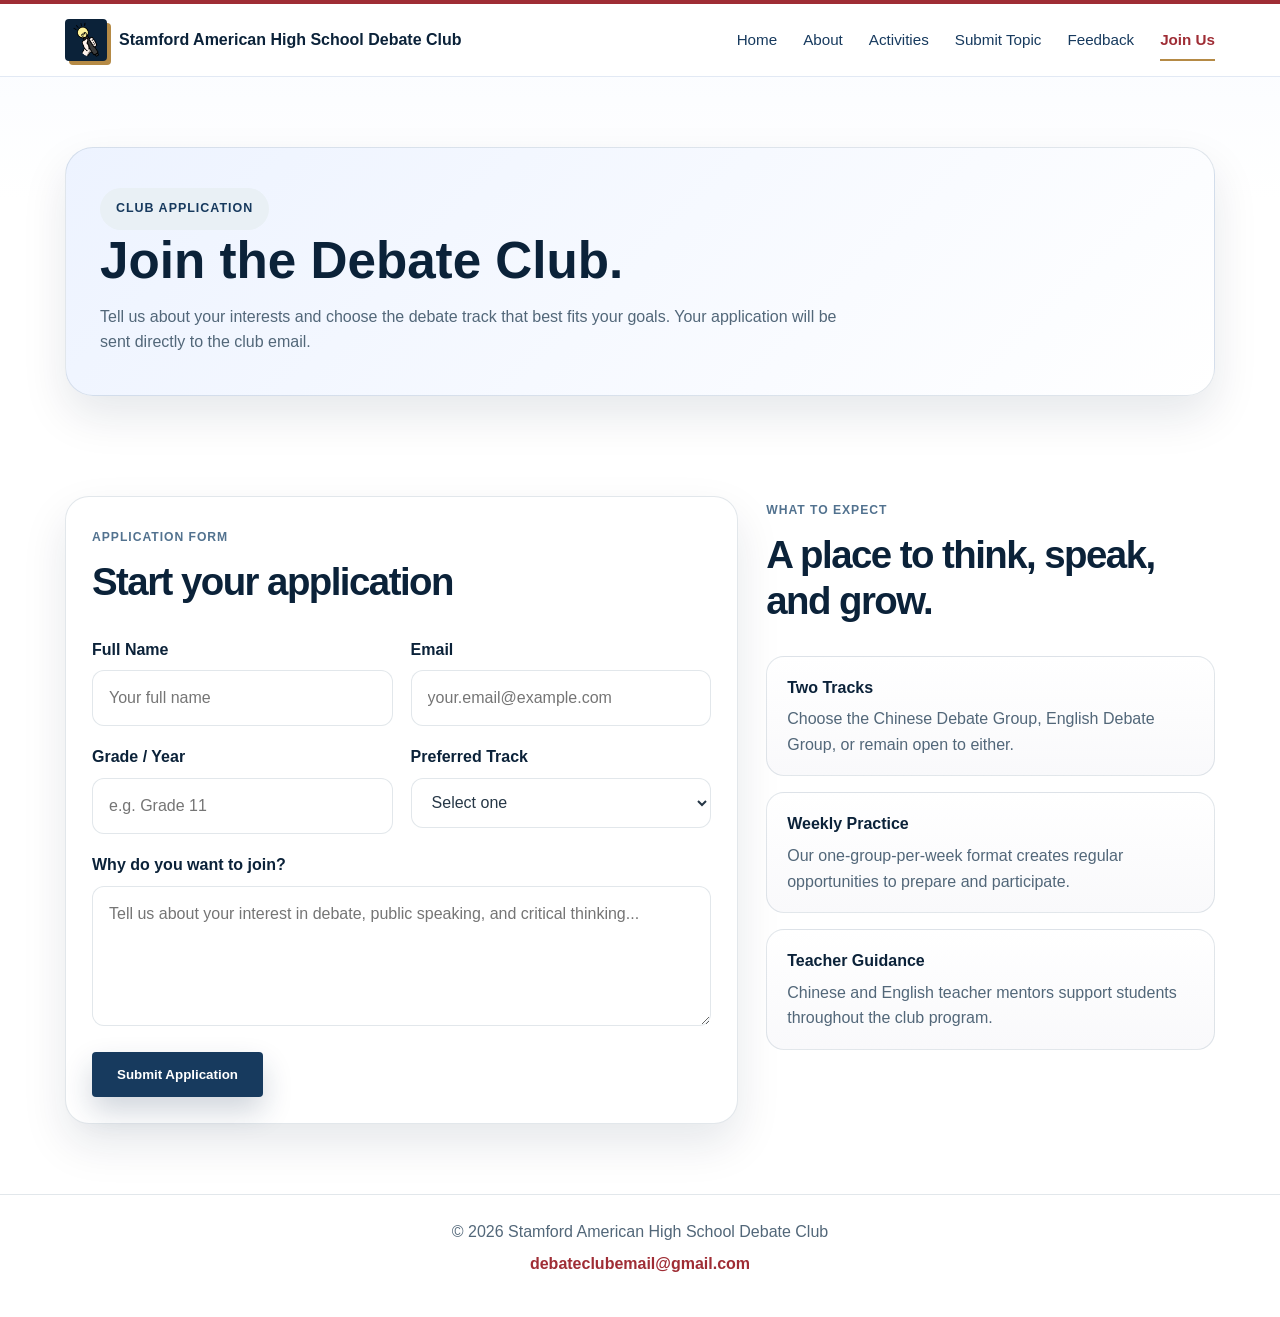
<file: join.html>
<!DOCTYPE html>
<html lang="en">
  <head>
    <meta charset="UTF-8" />
    <meta name="viewport" content="width=device-width, initial-scale=1.0" />
    <title>Join Us | Stamford American High School Debate Club</title>
    <meta name="description" content="Apply to join the Stamford American High School Debate Club." />
    <link rel="stylesheet" href="style.css" />
  </head>
  <body>
    <header class="site-header">
      <div class="container navbar">
        <div class="brand">
          <div class="brand-mark">
            <img src="debate-club-logo.png" alt="Stamford American High School Debate Club logo" onerror="this.style.display='none'; this.parentElement.textContent='D';" />
          </div>
          <span>Stamford American High School Debate Club</span>
        </div>

        <nav class="nav-links" aria-label="Main navigation">
          <a href="index.html">Home</a>
          <a href="about.html">About</a>
          <a href="activities.html">Activities</a>
          <a href="topics.html">Submit Topic</a>
          <a href="contact.html">Feedback</a>
          <a href="join.html" class="active">Join Us</a>
        </nav>
      </div>
    </header>

    <main>
      <section class="page-hero">
        <div class="container">
          <div class="hero-inner">
            <span class="eyebrow">Club Application</span>
            <h1>Join the Debate Club.</h1>
            <p>
              Tell us about your interests and choose the debate track that best fits your goals. Your application will be sent directly to the club email.
            </p>
          </div>
        </div>
      </section>

      <section class="section">
        <div class="container contact-grid">
          <div class="contact-form">
            <div class="section-header">
              <span>Application Form</span>
              <h2>Start your application</h2>
            </div>

            <form id="joinForm" action="https://formsubmit.co/debateclubemail@gmail.com" method="POST">
              <input type="hidden" name="_subject" value="Stamford Debate Club Application" />
              <input type="hidden" name="_template" value="table" />
              <input type="hidden" name="_next" value="https://f136-bot.github.io/stamford-debate-club/join.html?submitted=1" />
              <input type="text" name="_honey" tabindex="-1" autocomplete="off" style="display: none;" />

              <div class="form-grid">
                <div>
                  <label for="joinName">Full Name</label>
                  <input id="joinName" name="name" type="text" placeholder="Your full name" required />
                </div>

                <div>
                  <label for="joinEmail">Email</label>
                  <input id="joinEmail" name="email" type="email" placeholder="your.email@example.com" required />
                </div>

                <div>
                  <label for="joinGrade">Grade / Year</label>
                  <input id="joinGrade" name="grade" type="text" placeholder="e.g. Grade 11" required />
                </div>

                <div>
                  <label for="joinTrack">Preferred Track</label>
                  <select id="joinTrack" name="track" required>
                    <option value="">Select one</option>
                    <option value="Chinese Debate Group">Chinese Debate Group</option>
                    <option value="English Debate Group">English Debate Group</option>
                    <option value="Either track">Either track</option>
                  </select>
                </div>

                <div style="grid-column: 1 / -1;">
                  <label for="joinReason">Why do you want to join?</label>
                  <textarea id="joinReason" name="reason" placeholder="Tell us about your interest in debate, public speaking, and critical thinking..." required></textarea>
                </div>
              </div>

              <div class="submit-row">
                <button type="submit" class="btn btn-primary">Submit Application</button>
              </div>

              <div id="joinSuccessMessage" class="success-message">Thank you! Your application has been submitted successfully.</div>
            </form>
          </div>

          <aside>
            <div class="section-header">
              <span>What to Expect</span>
              <h2>A place to think, speak, and grow.</h2>
            </div>

            <div class="info-list">
              <div class="info-item">
                <strong>Two Tracks</strong>
                <span>Choose the Chinese Debate Group, English Debate Group, or remain open to either.</span>
              </div>

              <div class="info-item">
                <strong>Weekly Practice</strong>
                <span>Our one-group-per-week format creates regular opportunities to prepare and participate.</span>
              </div>

              <div class="info-item">
                <strong>Teacher Guidance</strong>
                <span>Chinese and English teacher mentors support students throughout the club program.</span>
              </div>
            </div>
          </aside>
        </div>
      </section>
    </main>

    <footer class="footer">
      <div>© 2026 Stamford American High School Debate Club</div>
      <a href="mailto:debateclubemail@gmail.com">debateclubemail@gmail.com</a>
    </footer>

    <script src="script.js"></script>
  </body>
</html>
</file>
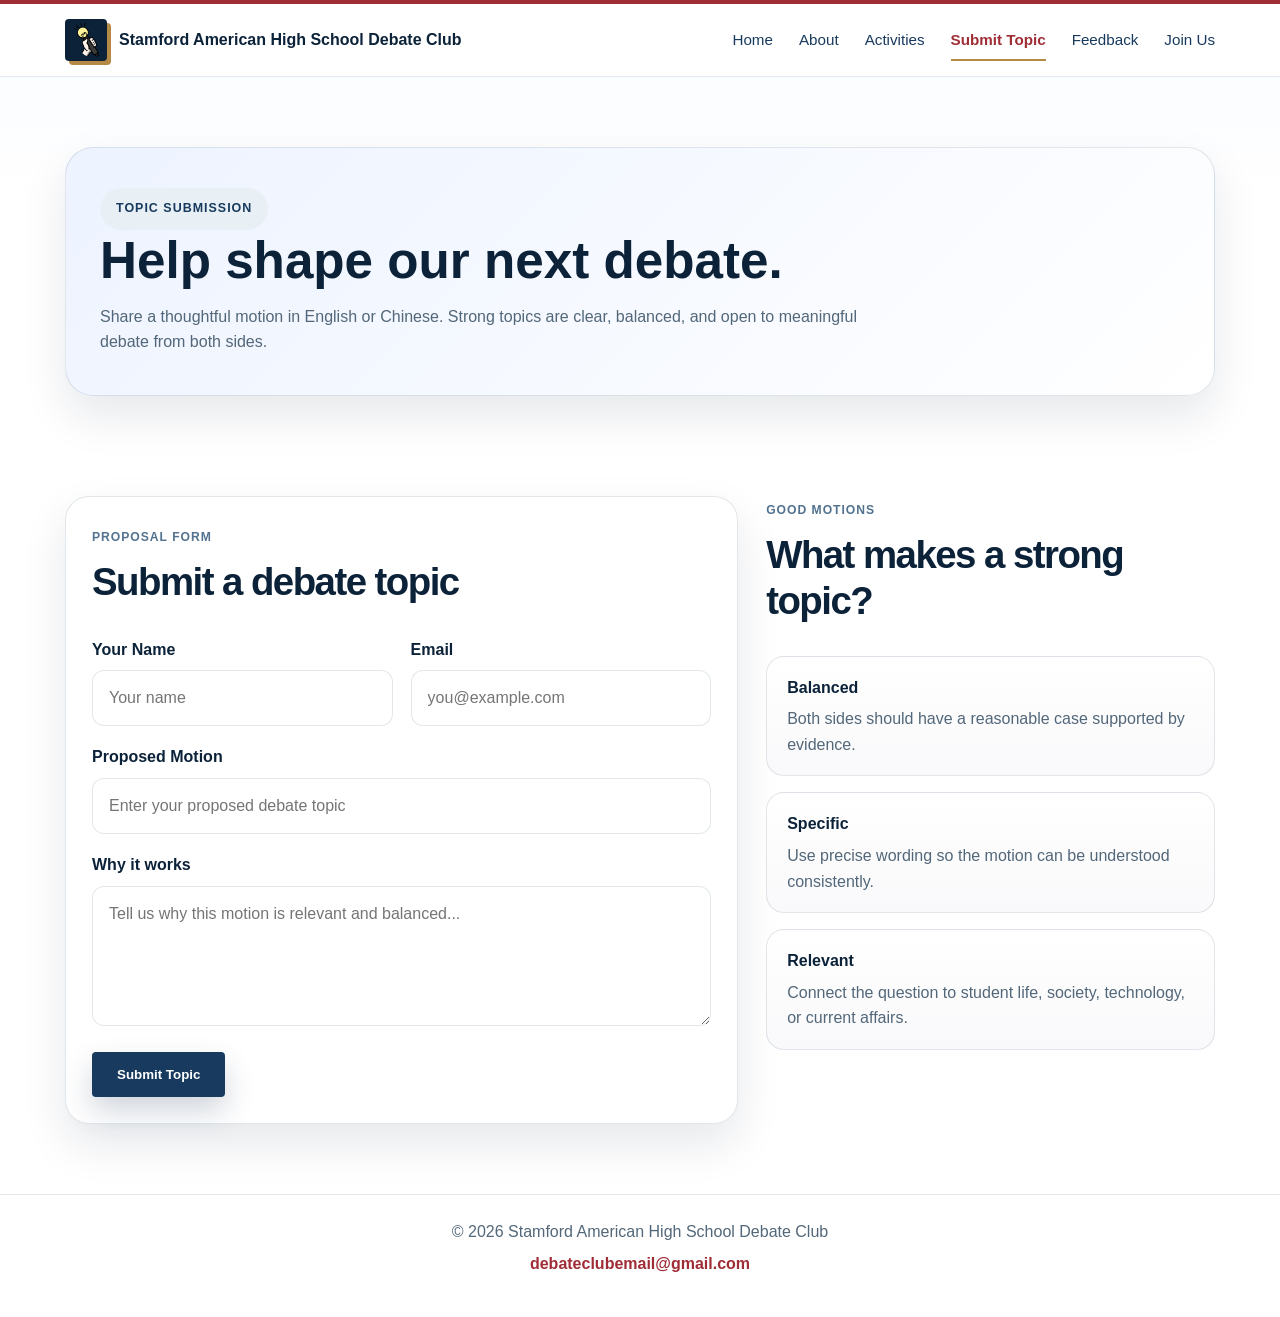
<file: topics.html>
<!DOCTYPE html>
<html lang="en">
  <head>
    <meta charset="UTF-8" />
    <meta name="viewport" content="width=device-width, initial-scale=1.0" />
    <title>Submit a Topic | Stamford American High School Debate Club</title>
    <meta name="description" content="Submit an English or Chinese debate topic to the Stamford American High School Debate Club." />
    <link rel="stylesheet" href="style.css" />
  </head>
  <body>
    <header class="site-header">
      <div class="container navbar">
        <div class="brand">
          <div class="brand-mark">
            <img src="debate-club-logo.png" alt="Stamford American High School Debate Club logo" onerror="this.style.display='none'; this.parentElement.textContent='D';" />
          </div>
          <span>Stamford American High School Debate Club</span>
        </div>

        <nav class="nav-links" aria-label="Main navigation">
          <a href="index.html">Home</a>
          <a href="about.html">About</a>
          <a href="activities.html">Activities</a>
          <a href="topics.html" class="active">Submit Topic</a>
          <a href="contact.html">Feedback</a>
          <a href="join.html">Join Us</a>
        </nav>
      </div>
    </header>

    <main>
      <section class="page-hero">
        <div class="container">
          <div class="hero-inner">
            <span class="eyebrow">Topic Submission</span>
            <h1>Help shape our next debate.</h1>
            <p>
              Share a thoughtful motion in English or Chinese. Strong topics are clear, balanced, and open to meaningful debate from both sides.
            </p>
          </div>
        </div>
      </section>

      <section class="section">
        <div class="container contact-grid">
          <div class="contact-form">
            <div class="section-header">
              <span>Proposal Form</span>
              <h2>Submit a debate topic</h2>
            </div>

            <form id="topicForm" action="https://formsubmit.co/debateclubemail@gmail.com" method="POST">
              <div class="form-grid">
                <div>
                  <label for="topicName">Your Name</label>
                  <input id="topicName" name="name" type="text" placeholder="Your name" required />
                </div>

                <div>
                  <label for="topicEmail">Email</label>
                  <input id="topicEmail" name="email" type="email" placeholder="you@example.com" required />
                </div>

                <div style="grid-column: 1 / -1;">
                  <label for="topicTitle">Proposed Motion</label>
                  <input id="topicTitle" name="topic" type="text" placeholder="Enter your proposed debate topic" required />
                </div>

                <div style="grid-column: 1 / -1;">
                  <label for="topicDetails">Why it works</label>
                  <textarea id="topicDetails" name="details" placeholder="Tell us why this motion is relevant and balanced..." required></textarea>
                </div>
              </div>

              <div class="submit-row">
                <button type="submit" class="btn btn-primary">Submit Topic</button>
              </div>

              <div id="topicSuccessMessage" class="success-message">Thanks for your suggestion! We will review your debate topic soon.</div>
            </form>
          </div>

          <aside>
            <div class="section-header">
              <span>Good Motions</span>
              <h2>What makes a strong topic?</h2>
            </div>

            <div class="info-list">
              <div class="info-item">
                <strong>Balanced</strong>
                <span>Both sides should have a reasonable case supported by evidence.</span>
              </div>

              <div class="info-item">
                <strong>Specific</strong>
                <span>Use precise wording so the motion can be understood consistently.</span>
              </div>

              <div class="info-item">
                <strong>Relevant</strong>
                <span>Connect the question to student life, society, technology, or current affairs.</span>
              </div>
            </div>
          </aside>
        </div>
      </section>
    </main>

    <footer class="footer">
      <div>© 2026 Stamford American High School Debate Club</div>
      <a href="mailto:debateclubemail@gmail.com">debateclubemail@gmail.com</a>
    </footer>

    <script src="script.js"></script>
  </body>
</html>
</file>
<file: style.css>
:root {
  --navy: #173a5e;
  --navy-deep: #0b2239;
  --navy-soft: #e9f0f5;
  --red: #9f2d35;
  --red-soft: #f8eaeb;
  --blue: #52728f;
  --blue-soft: #e8f0f5;
  --gold: #b58a45;
  --text: #263746;
  --muted: #526779;
  --white: #ffffff;
  --border: rgba(23, 58, 94, 0.12);
  --shadow: 0 20px 45px rgba(11, 34, 57, 0.1);
}

* {
  box-sizing: border-box;
}

html {
  scroll-behavior: smooth;
}

body {
  margin: 0;
  font-family: "Segoe UI", Tahoma, Geneva, Verdana, sans-serif;
  color: var(--text);
  background: linear-gradient(180deg, #f9fbff 0%, #ffffff 200px);
  line-height: 1.6;
}

img {
  max-width: 100%;
  display: block;
}

a {
  color: inherit;
  text-decoration: none;
}

.container {
  width: min(1150px, calc(100% - 32px));
  margin: 0 auto;
}

.site-header {
  position: sticky;
  top: 0;
  z-index: 20;
  background: rgba(255, 255, 255, 0.94);
  backdrop-filter: blur(12px);
  border-top: 4px solid var(--red);
  border-bottom: 1px solid rgba(223, 231, 243, 0.9);
}

.navbar {
  display: flex;
  align-items: center;
  justify-content: space-between;
  min-height: 72px;
  gap: 24px;
}

.brand {
  display: flex;
  align-items: center;
  gap: 12px;
  min-width: 0;
  font-weight: 700;
  color: var(--navy-deep);
}

.brand-mark {
  width: 42px;
  height: 42px;
  border-radius: 4px;
  background: var(--navy-deep);
  display: grid;
  place-items: center;
  box-shadow: 4px 4px 0 var(--gold);
  flex: 0 0 42px;
}

.brand-mark img {
  width: 42px;
  height: 42px;
  object-fit: contain;
}

.brand span {
  line-height: 1.3;
}

.nav-links {
  display: flex;
  gap: 26px;
  flex-wrap: wrap;
  align-items: center;
  justify-content: flex-end;
  font-size: 0.95rem;
  color: var(--muted);
}

.nav-links a {
  position: relative;
  color: var(--navy);
  transition: color 0.2s ease;
}

.nav-links a:hover,
.nav-links a.active {
  color: var(--red);
  font-weight: 700;
}

.nav-links a.active::after {
  content: "";
  position: absolute;
  left: 0;
  right: 0;
  bottom: -9px;
  height: 2px;
  background: var(--gold);
}

.btn {
  display: inline-flex;
  align-items: center;
  justify-content: center;
  border-radius: 4px;
  border: 1px solid transparent;
  padding: 0.9rem 1.5rem;
  font-weight: 700;
  transition: transform 0.2s ease, box-shadow 0.2s ease;
}

.btn:hover {
  transform: translateY(-1px);
}

.btn-primary {
  background: var(--navy);
  color: var(--white);
  box-shadow: 0 14px 30px rgba(19, 46, 78, 0.2);
}

.btn-secondary {
  background: var(--white);
  border-color: var(--border);
  color: var(--navy);
  box-shadow: inset 0 0 0 1px rgba(181, 138, 69, 0.35);
}

.hero {
  padding: 80px 0 32px;
}

.hero-grid {
  display: grid;
  grid-template-columns: 1.2fr 0.8fr;
  gap: 36px;
  align-items: center;
}

.eyebrow {
  display: inline-block;
  background: var(--navy-soft);
  color: var(--navy);
  font-size: 0.78rem;
  letter-spacing: 0.08em;
  padding: 0.7rem 1rem;
  border-radius: 999px;
  font-weight: 700;
  text-transform: uppercase;
}

h1,
h2,
h3 {
  margin-top: 0;
  color: var(--navy-deep);
  line-height: 1.2;
}

.hero h1 {
  font-size: clamp(2.7rem, 5vw, 4.5rem);
  margin: 1.3rem 0 1rem;
  letter-spacing: -0.05em;
}

.lead {
  font-size: 1.08rem;
  color: var(--muted);
  max-width: 680px;
}

.hero-actions {
  display: flex;
  gap: 16px;
  flex-wrap: wrap;
  margin-top: 28px;
}

.stats {
  display: grid;
  grid-template-columns: repeat(3, minmax(120px, 1fr));
  gap: 18px;
  margin-top: 34px;
}

.stat-card {
  background: rgba(255, 255, 255, 0.9);
  border: 1px solid var(--border);
  border-radius: 18px;
  padding: 20px 16px;
  box-shadow: 0 10px 22px rgba(15, 33, 58, 0.03);
}

.stat-card strong {
  display: block;
  font-size: 1.8rem;
  color: var(--navy-deep);
}

.stat-card span {
  display: block;
  color: var(--muted);
  font-size: 0.85rem;
  margin-top: 8px;
}

.feature-panel {
  background: linear-gradient(180deg, #f9fbff 0%, #eef3fb 100%);
  border: 1px solid rgba(19, 46, 78, 0.12);
  border-radius: 28px;
  box-shadow: var(--shadow);
  padding: 22px;
}

.info-box {
  background: linear-gradient(135deg, #ffffff, #edf5ff);
  border: 1px solid var(--border);
  border-radius: 20px;
  padding: 22px;
  margin-bottom: 18px;
}

.info-box small {
  display: inline-block;
  background: var(--blue-soft);
  color: var(--navy);
  border-radius: 999px;
  padding: 0.42rem 0.72rem;
  font-weight: 700;
}

.info-box h3 {
  margin: 1rem 0 0.5rem;
  font-size: 1.35rem;
}

.info-box p {
  margin: 0;
  color: var(--muted);
}

.section {
  padding: 70px 0;
}

.section-header {
  margin-bottom: 30px;
}

.section-header span {
  display: inline-block;
  color: var(--blue);
  text-transform: uppercase;
  letter-spacing: 0.08em;
  font-weight: 700;
  font-size: 0.76rem;
}

.section-header h2 {
  margin-top: 10px;
  font-size: clamp(2rem, 3vw, 3rem);
  letter-spacing: -0.04em;
}

.grid-3 {
  display: grid;
  grid-template-columns: repeat(3, minmax(0, 1fr));
  gap: 24px;
}

.card {
  background: var(--white);
  border: 1px solid var(--border);
  border-radius: 4px;
  padding: 28px 24px;
  box-shadow: 0 10px 24px rgba(15, 33, 58, 0.04);
  border-top: 3px solid var(--gold);
  transition: transform 0.2s ease, box-shadow 0.2s ease;
}

.card:hover,
.member-card:hover,
.timeline-item:hover {
  transform: translateY(-3px);
  box-shadow: 0 16px 30px rgba(11, 34, 57, 0.1);
}

.icon-box {
  width: 56px;
  height: 56px;
  border-radius: 16px;
  display: grid;
  place-items: center;
  background: linear-gradient(135deg, var(--blue-soft), #dfeeff);
  font-size: 1.5rem;
  margin-bottom: 18px;
}

.card h3 {
  font-size: 1.28rem;
  margin-bottom: 10px;
}

.card p {
  color: var(--muted);
  margin: 0;
}

.about-grid,
.contact-grid {
  display: grid;
  grid-template-columns: 1.2fr 0.8fr;
  gap: 28px;
}

.panel {
  background: var(--white);
  border: 1px solid var(--border);
  border-radius: 4px;
  padding: 30px;
  box-shadow: var(--shadow);
}

.panel p {
  color: var(--muted);
}

.check-list {
  list-style: none;
  padding: 0;
  margin: 0;
  display: grid;
  gap: 12px;
}

.check-list li {
  display: flex;
  gap: 10px;
  font-weight: 600;
}

.check-list li::before {
  content: "✓";
  color: #22a06b;
  font-weight: 900;
}

.timeline {
  display: grid;
  gap: 18px;
}

.timeline-item {
  display: grid;
  grid-template-columns: 160px 1fr;
  gap: 18px;
  background: var(--white);
  border: 1px solid var(--border);
  border-radius: 4px;
  padding: 20px;
  box-shadow: 0 10px 24px rgba(15, 33, 58, 0.03);
}

.date-box {
  background: linear-gradient(180deg, var(--blue-soft), #dfeeff);
  border-radius: 16px;
  display: grid;
  place-items: center;
  text-align: center;
  color: var(--navy-deep);
  min-height: 110px;
}

.date-box strong {
  display: block;
  font-size: 1.6rem;
}

.date-box span {
  font-size: 0.75rem;
  letter-spacing: 0.08em;
  text-transform: uppercase;
}

.timeline-item h3 {
  margin-bottom: 8px;
  font-size: 1.28rem;
}

.timeline-item p {
  margin: 0;
  color: var(--muted);
}

.cta {
  padding: 14px 0 80px;
}

.cta-box {
  display: flex;
  align-items: center;
  justify-content: space-between;
  gap: 18px;
  background: linear-gradient(135deg, var(--navy-deep), var(--navy));
  border-radius: 4px;
  padding: 34px 32px;
  color: var(--white);
  box-shadow: 0 24px 40px rgba(15, 33, 58, 0.18);
}

.cta-box h2 {
  color: var(--white);
  margin-bottom: 10px;
  font-size: clamp(1.8rem, 3vw, 2.6rem);
}

.cta-box p {
  margin: 0;
  color: rgba(255, 255, 255, 0.82);
}

.btn-gold {
  background: var(--red);
  color: var(--white);
}

.footer {
  padding: 24px 0 40px;
  text-align: center;
  color: var(--muted);
  border-top: 1px solid var(--border);
  background: rgba(255, 255, 255, 0.42);
}

.footer a,
footer a {
  display: inline-block;
  margin-top: 6px;
  color: var(--red);
  font-weight: 700;
}

.footer a:hover,
footer a:hover {
  color: var(--navy-deep);
}

.page-hero {
  padding: 70px 0 30px;
}

.page-hero .hero-inner {
  background: linear-gradient(135deg, #edf3ff, #ffffff);
  border: 1px solid var(--border);
  border-radius: 28px;
  padding: 40px 34px;
  box-shadow: var(--shadow);
}

.page-hero h1 {
  font-size: clamp(2.2rem, 4vw, 3.6rem);
  margin-bottom: 12px;
}

.page-hero p {
  margin: 0;
  color: var(--muted);
  max-width: 760px;
}

.team-grid {
  display: grid;
  grid-template-columns: repeat(2, minmax(0, 1fr));
  gap: 24px;
}

.member-card {
  background: var(--white);
  border: 1px solid var(--border);
  border-radius: 22px;
  padding: 24px;
  box-shadow: 0 10px 24px rgba(15, 33, 58, 0.04);
}

.member-card h3 {
  margin-bottom: 8px;
}

.member-card p {
  margin: 0;
  color: var(--muted);
}

.contact-form {
  background: var(--white);
  border: 1px solid var(--border);
  border-radius: 24px;
  padding: 26px;
  box-shadow: var(--shadow);
}

.google-form {
  display: block;
  width: 100%;
  min-height: 980px;
  border: 0;
  background: var(--white);
}

.form-grid {
  display: grid;
  grid-template-columns: 1fr 1fr;
  gap: 18px;
}

label {
  display: block;
  font-weight: 700;
  margin-bottom: 8px;
  color: var(--navy-deep);
}

input,
textarea,
select {
  width: 100%;
  border: 1px solid var(--border);
  border-radius: 12px;
  padding: 0.9rem 1rem;
  font: inherit;
  background: #fff;
  color: var(--text);
}

input:focus,
textarea:focus,
select:focus {
  outline: 3px solid rgba(181, 138, 69, 0.22);
  border-color: var(--gold);
}

textarea {
  min-height: 140px;
  resize: vertical;
}

.submit-row {
  margin-top: 18px;
}

.success-message {
  display: none;
  margin-top: 16px;
  padding: 12px 14px;
  border-radius: 12px;
  background: #eafaf3;
  color: #156c4e;
  border: 1px solid #bfe9d5;
  font-weight: 600;
}

.success-message.show {
  display: block;
}

.info-list {
  display: grid;
  gap: 16px;
}

.info-item {
  background: linear-gradient(180deg, #ffffff, #f9f9fb);
  border: 1px solid var(--border);
  border-radius: 18px;
  padding: 18px 20px;
}

.info-item strong {
  display: block;
  margin-bottom: 6px;
  color: var(--navy-deep);
}

.info-item span,
.info-item a {
  color: var(--muted);
}

@media (max-width: 900px) {
  .hero-grid,
  .about-grid,
  .contact-grid,
  .team-grid,
  .grid-3 {
    grid-template-columns: 1fr;
  }

  .navbar {
    flex-wrap: wrap;
    padding: 12px 0;
  }

  .nav-links {
    width: 100%;
    justify-content: center;
    gap: 16px;
  }

  .cta-box {
    flex-direction: column;
    align-items: flex-start;
  }
}

@media (max-width: 680px) {
  .form-grid,
  .timeline-item,
  .stats {
    grid-template-columns: 1fr;
  }

  .timeline-item {
    gap: 12px;
  }

  .navbar {
    gap: 10px;
  }

  .brand {
    width: 100%;
  }

  .brand span {
    font-size: 0.9rem;
    line-height: 1.25;
  }

  .nav-links {
    justify-content: flex-start;
    overflow-x: auto;
    flex-wrap: nowrap;
    padding-bottom: 4px;
    white-space: nowrap;
  }

  .google-form {
    min-height: 1120px;
  }
}
</file>
